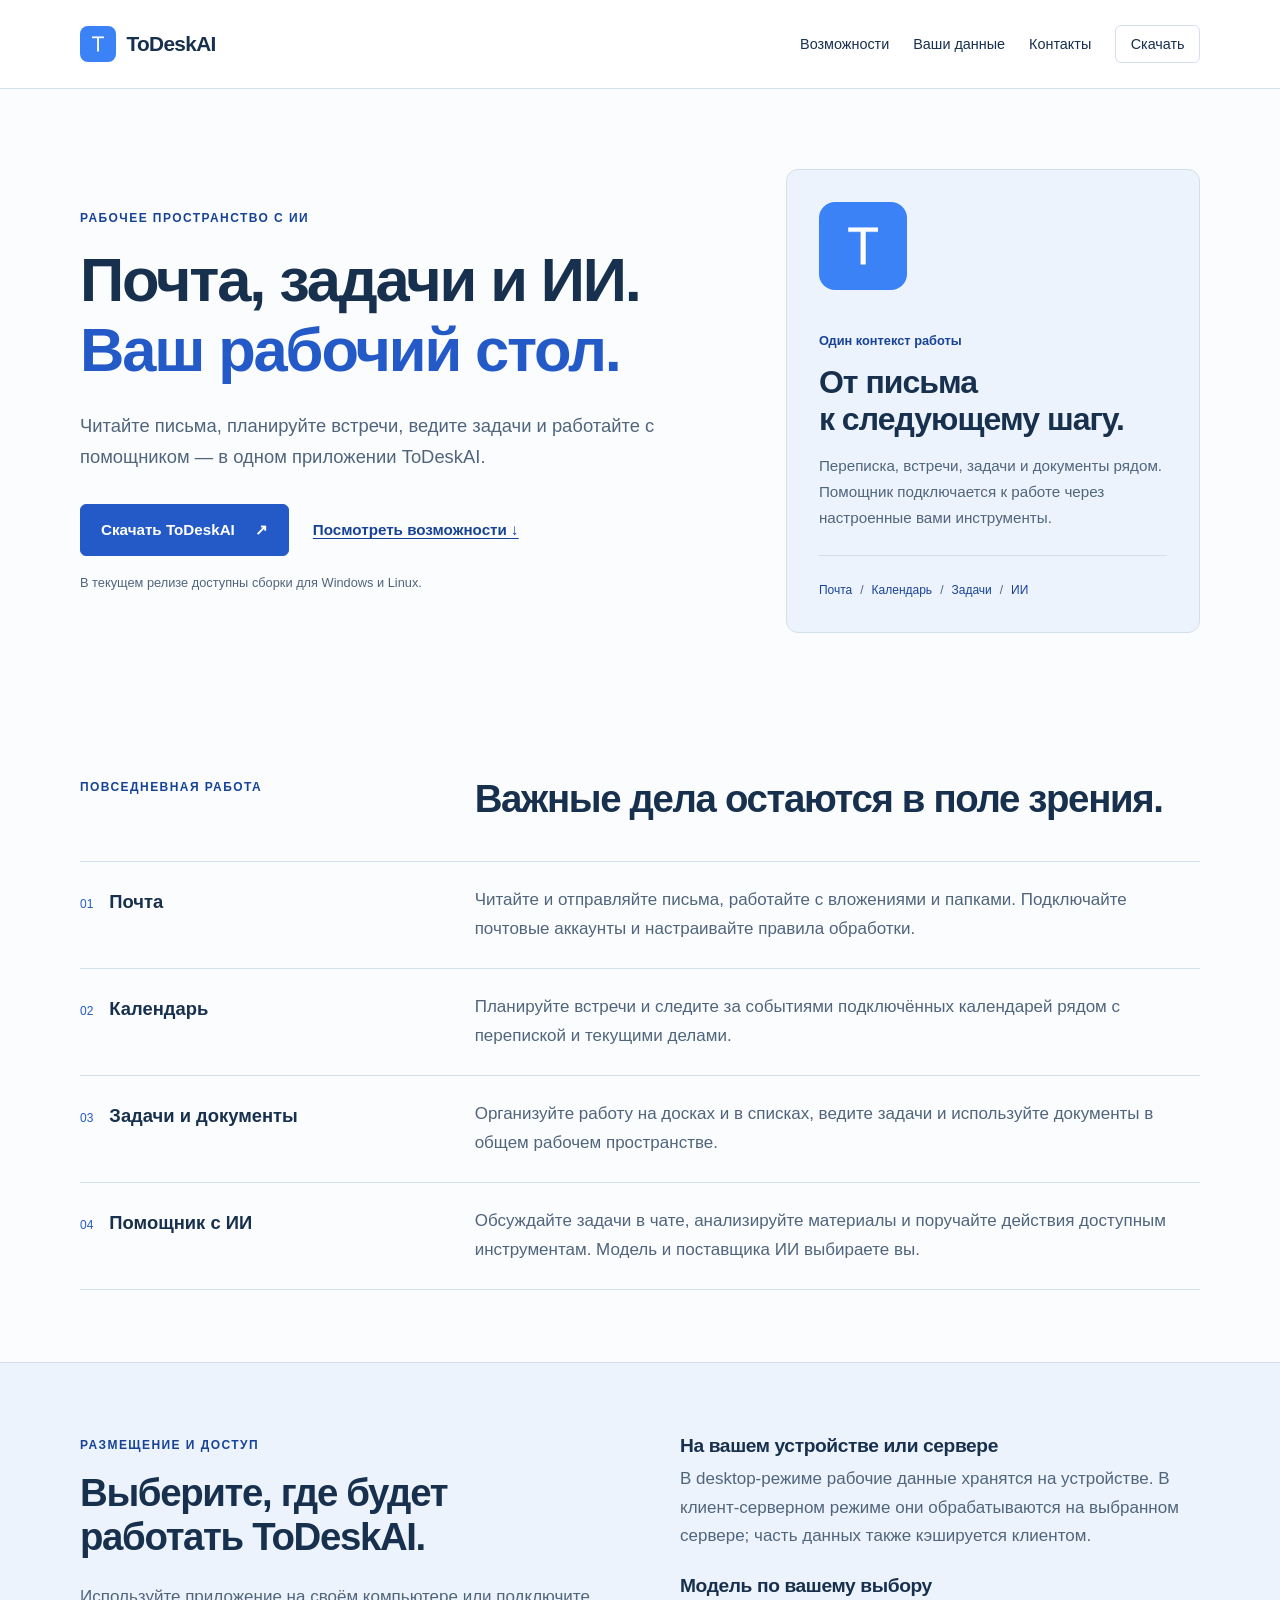
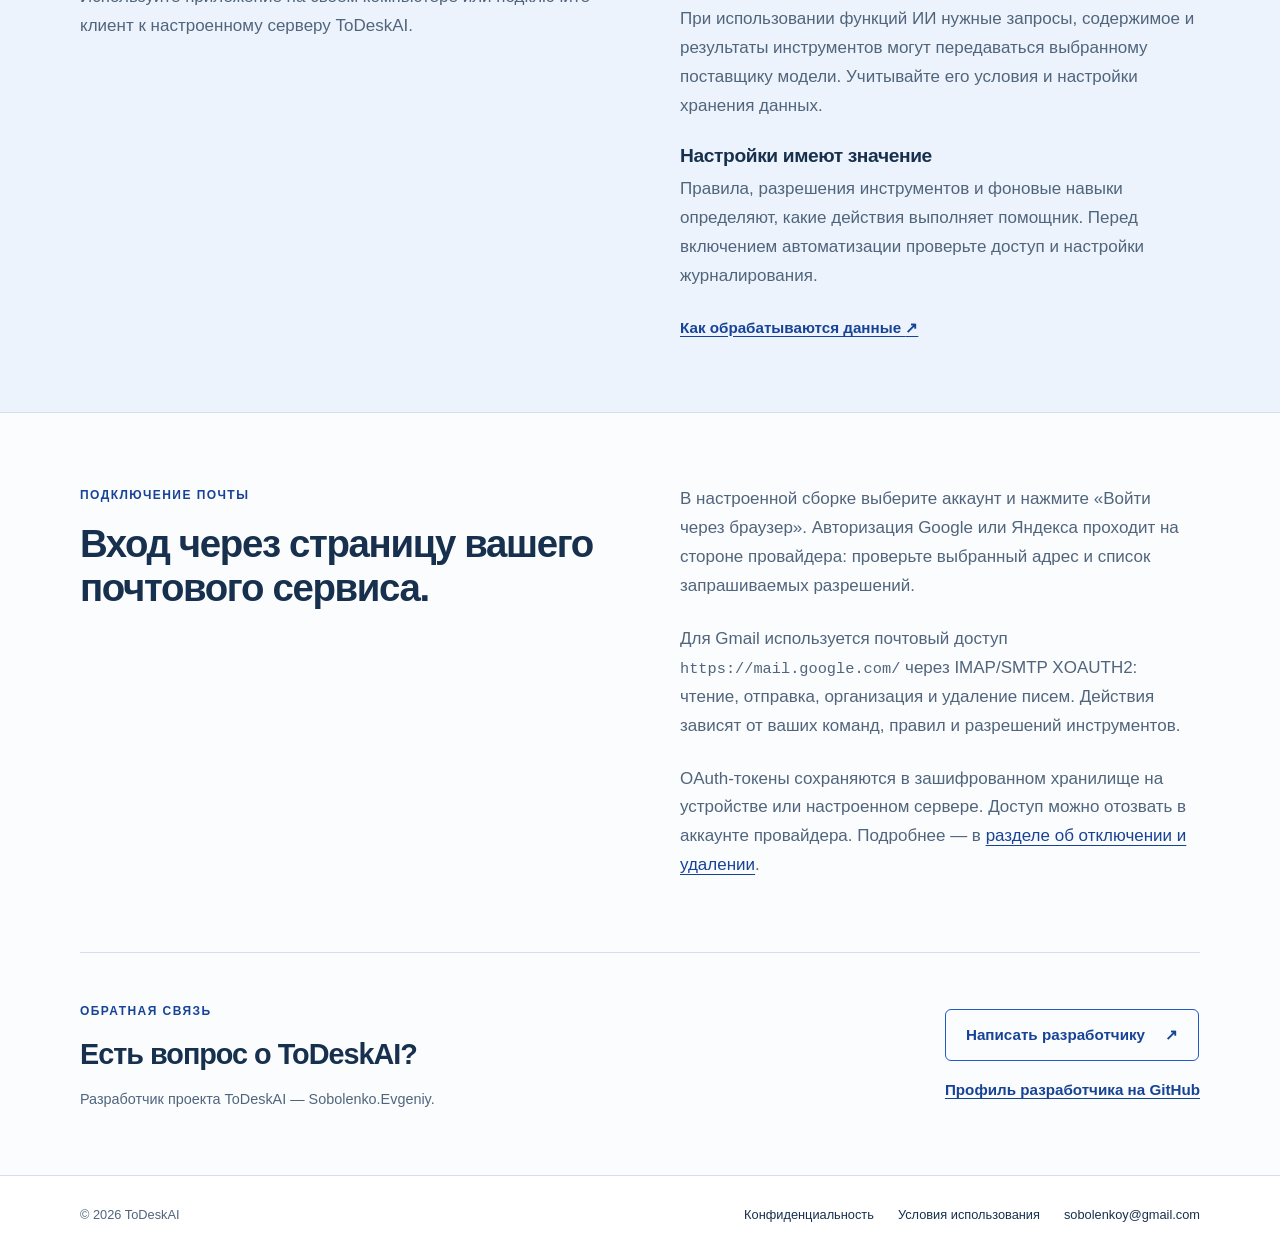
<file: index.html>
<!doctype html>
<html lang="ru">
<head>
  <meta charset="utf-8">
  <meta name="viewport" content="width=device-width, initial-scale=1">
  <meta name="description" content="ToDeskAI — приложение для почты, календаря, задач и работы с ИИ. Выбирайте поставщика моделей и способ размещения данных.">
  <meta name="theme-color" content="#245ac7">
  <meta property="og:title" content="ToDeskAI — почта, задачи и ИИ">
  <meta property="og:description" content="Соберите повседневную работу в одном приложении. Почта, календарь, задачи и помощник с выбранной вами моделью.">
  <meta property="og:type" content="website">
  <meta property="og:url" content="https://sobolenkoe.github.io/">
  <link rel="canonical" href="https://sobolenkoe.github.io/">
  <link rel="icon" type="image/png" href="/assets/icon.png">
  <link rel="stylesheet" href="/assets/style.css">
  <title>ToDeskAI — почта, задачи и ИИ</title>
</head>
<body>
  <a class="skip-link" href="#main">К основному содержимому</a>
  <header class="site-header">
    <div class="container header-inner">
      <a class="brand" href="/" aria-label="ToDeskAI — главная"><img src="/assets/icon.png" width="36" height="36" alt="">ToDeskAI</a>
      <nav aria-label="Основная навигация">
        <a href="#features">Возможности</a>
        <a href="#data">Ваши данные</a>
        <a href="#contact">Контакты</a>
        <a class="nav-download" href="https://github.com/SobolenkoE/todeskai_releases/releases/latest">Скачать</a>
      </nav>
    </div>
  </header>

  <main id="main" tabindex="-1">
    <section class="hero container" aria-labelledby="hero-title">
      <div class="hero-copy">
        <p class="eyebrow">Рабочее пространство с ИИ</p>
        <h1 id="hero-title">Почта, задачи и ИИ.<br><span>Ваш рабочий стол.</span></h1>
        <p class="lead">Читайте письма, планируйте встречи, ведите задачи и работайте с помощником — в одном приложении ToDeskAI.</p>
        <div class="hero-actions">
          <a class="button" href="https://github.com/SobolenkoE/todeskai_releases/releases/latest">Скачать ToDeskAI <span aria-hidden="true">↗</span></a>
          <a class="text-link" href="#features">Посмотреть возможности <span aria-hidden="true">↓</span></a>
        </div>
        <p class="caption">В текущем релизе доступны сборки для Windows и Linux.</p>
      </div>
      <aside class="hero-note" aria-label="Как устроено рабочее пространство">
        <img src="/assets/icon.png" width="112" height="112" alt="" class="hero-icon">
        <p class="note-label">Один контекст работы</p>
        <p class="note-title">От письма<br>к следующему шагу.</p>
        <p>Переписка, встречи, задачи и документы рядом. Помощник подключается к работе через настроенные вами инструменты.</p>
        <div class="note-tags"><span>Почта</span><span>Календарь</span><span>Задачи</span><span>ИИ</span></div>
      </aside>
    </section>

    <section class="section container" id="features" aria-labelledby="features-title">
      <div class="section-heading">
        <p class="eyebrow">Повседневная работа</p>
        <h2 id="features-title">Важные дела остаются в поле зрения.</h2>
      </div>
      <dl class="feature-list">
        <div><dt><span class="feature-number" aria-hidden="true">01</span>Почта</dt><dd>Читайте и отправляйте письма, работайте с вложениями и папками. Подключайте почтовые аккаунты и настраивайте правила обработки.</dd></div>
        <div><dt><span class="feature-number" aria-hidden="true">02</span>Календарь</dt><dd>Планируйте встречи и следите за событиями подключённых календарей рядом с перепиской и текущими делами.</dd></div>
        <div><dt><span class="feature-number" aria-hidden="true">03</span>Задачи и документы</dt><dd>Организуйте работу на досках и в списках, ведите задачи и используйте документы в общем рабочем пространстве.</dd></div>
        <div><dt><span class="feature-number" aria-hidden="true">04</span>Помощник с ИИ</dt><dd>Обсуждайте задачи в чате, анализируйте материалы и поручайте действия доступным инструментам. Модель и поставщика ИИ выбираете вы.</dd></div>
      </dl>
    </section>

    <section class="section section-tint" id="data" aria-labelledby="data-title">
      <div class="container split-section">
        <div>
          <p class="eyebrow">Размещение и доступ</p>
          <h2 id="data-title">Выберите, где будет работать ToDeskAI.</h2>
          <p>Используйте приложение на своём компьютере или подключите клиент к настроенному серверу ToDeskAI.</p>
        </div>
        <div class="detail-stack">
          <div><h3>На вашем устройстве или сервере</h3><p>В desktop-режиме рабочие данные хранятся на устройстве. В клиент-серверном режиме они обрабатываются на выбранном сервере; часть данных также кэшируется клиентом.</p></div>
          <div><h3>Модель по вашему выбору</h3><p>При использовании функций ИИ нужные запросы, содержимое и результаты инструментов могут передаваться выбранному поставщику модели. Учитывайте его условия и настройки хранения данных.</p></div>
          <div><h3>Настройки имеют значение</h3><p>Правила, разрешения инструментов и фоновые навыки определяют, какие действия выполняет помощник. Перед включением автоматизации проверьте доступ и настройки журналирования.</p></div>
          <a class="text-link" href="/privacy/">Как обрабатываются данные <span aria-hidden="true">↗</span></a>
        </div>
      </div>
    </section>

    <section class="section container split-section" aria-labelledby="oauth-title">
      <div>
        <p class="eyebrow">Подключение почты</p>
        <h2 id="oauth-title">Вход через страницу вашего почтового сервиса.</h2>
      </div>
      <div class="detail-stack">
        <p>В настроенной сборке выберите аккаунт и нажмите «Войти через браузер». Авторизация Google или Яндекса проходит на стороне провайдера: проверьте выбранный адрес и список запрашиваемых разрешений.</p>
        <p>Для Gmail используется почтовый доступ <code>https://mail.google.com/</code> через IMAP/SMTP XOAUTH2: чтение, отправка, организация и удаление писем. Действия зависят от ваших команд, правил и разрешений инструментов.</p>
        <p>OAuth-токены сохраняются в зашифрованном хранилище на устройстве или настроенном сервере. Доступ можно отозвать в аккаунте провайдера. Подробнее — в <a href="/privacy/#disconnect">разделе об отключении и удалении</a>.</p>
      </div>
    </section>

    <section class="contact-section container" id="contact" aria-labelledby="contact-title">
      <div><p class="eyebrow">Обратная связь</p><h2 id="contact-title">Есть вопрос о ToDeskAI?</h2><p>Разработчик проекта ToDeskAI — Sobolenko.Evgeniy.</p></div>
      <div class="contact-links"><a class="button button-outline" href="mailto:sobolenkoy@gmail.com">Написать разработчику <span aria-hidden="true">↗</span></a><a class="text-link" href="https://github.com/SobolenkoE">Профиль разработчика на GitHub</a></div>
    </section>
  </main>

  <footer class="site-footer"><div class="container footer-inner"><p>© 2026 ToDeskAI</p><nav aria-label="Документы и контакты"><a href="/privacy/">Конфиденциальность</a><a href="/terms/">Условия использования</a><a href="mailto:sobolenkoy@gmail.com">sobolenkoy@gmail.com</a></nav></div></footer>
</body>
</html>
</file>
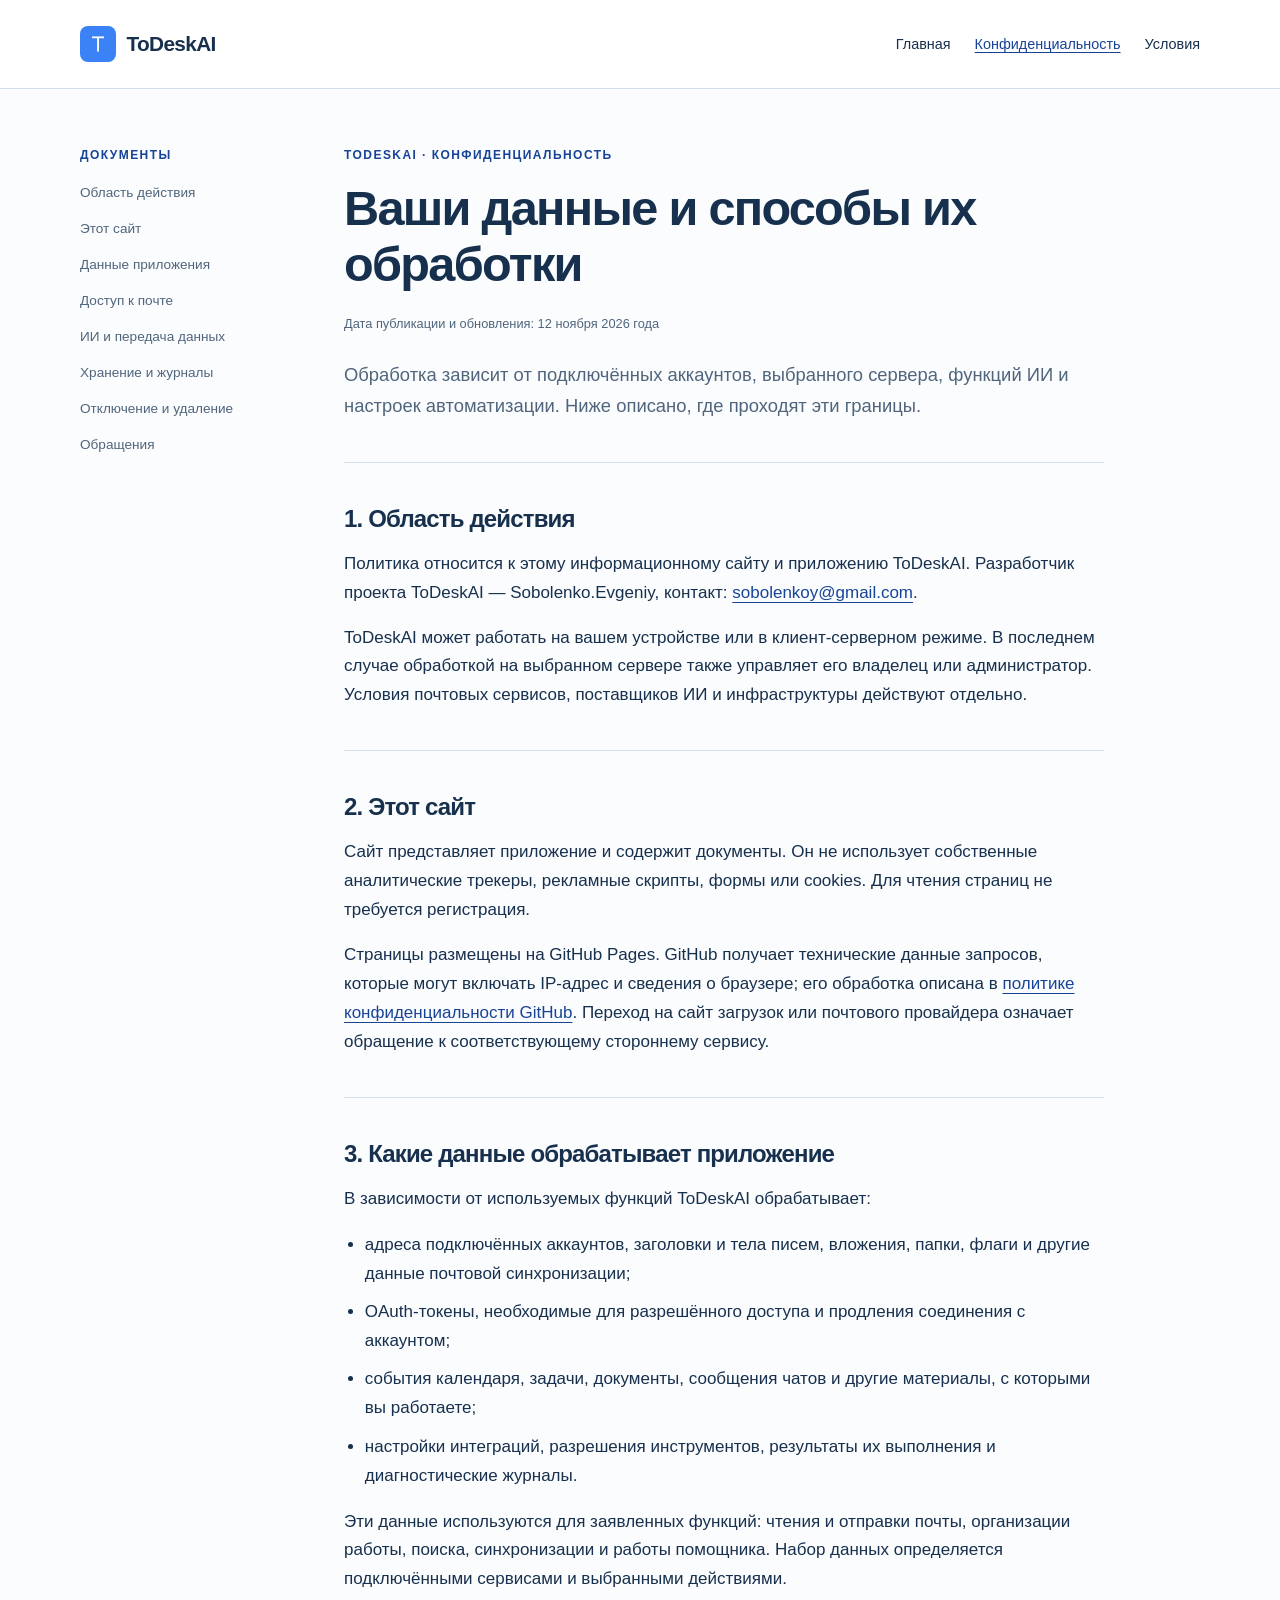
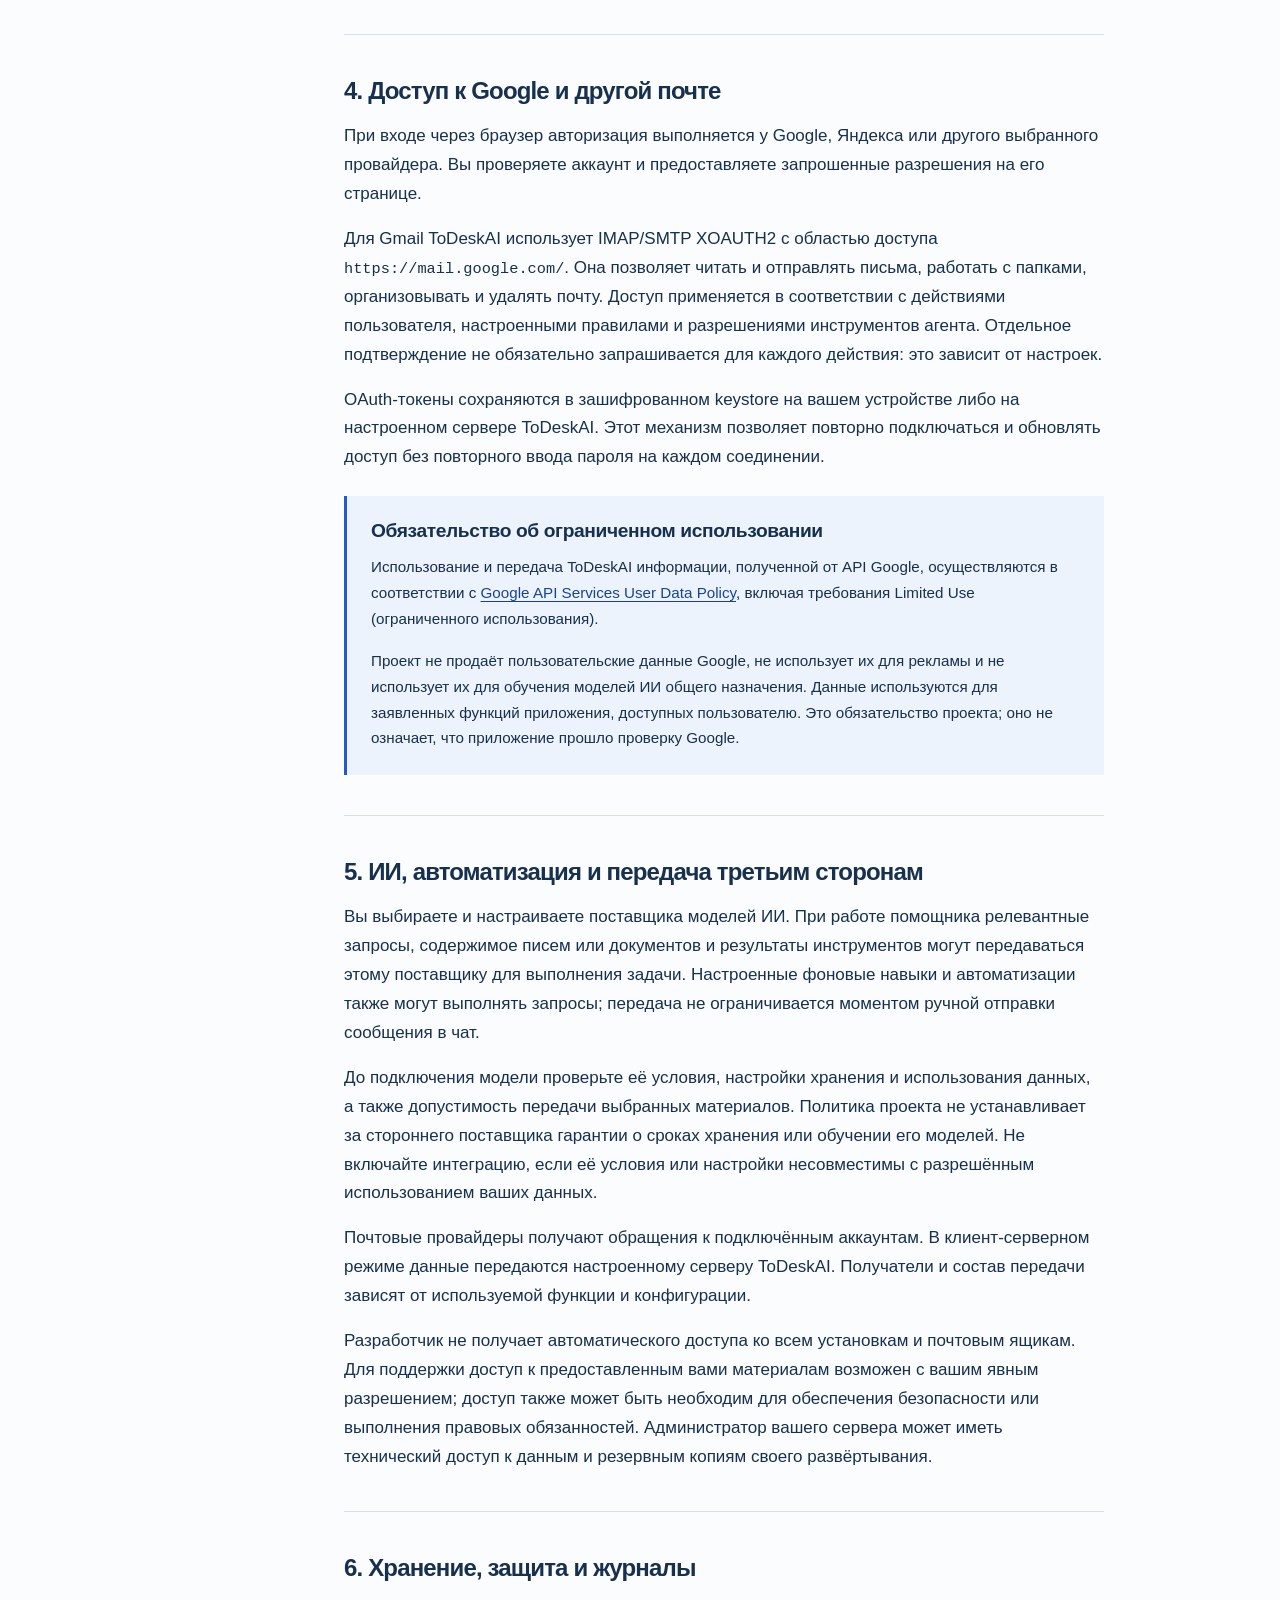
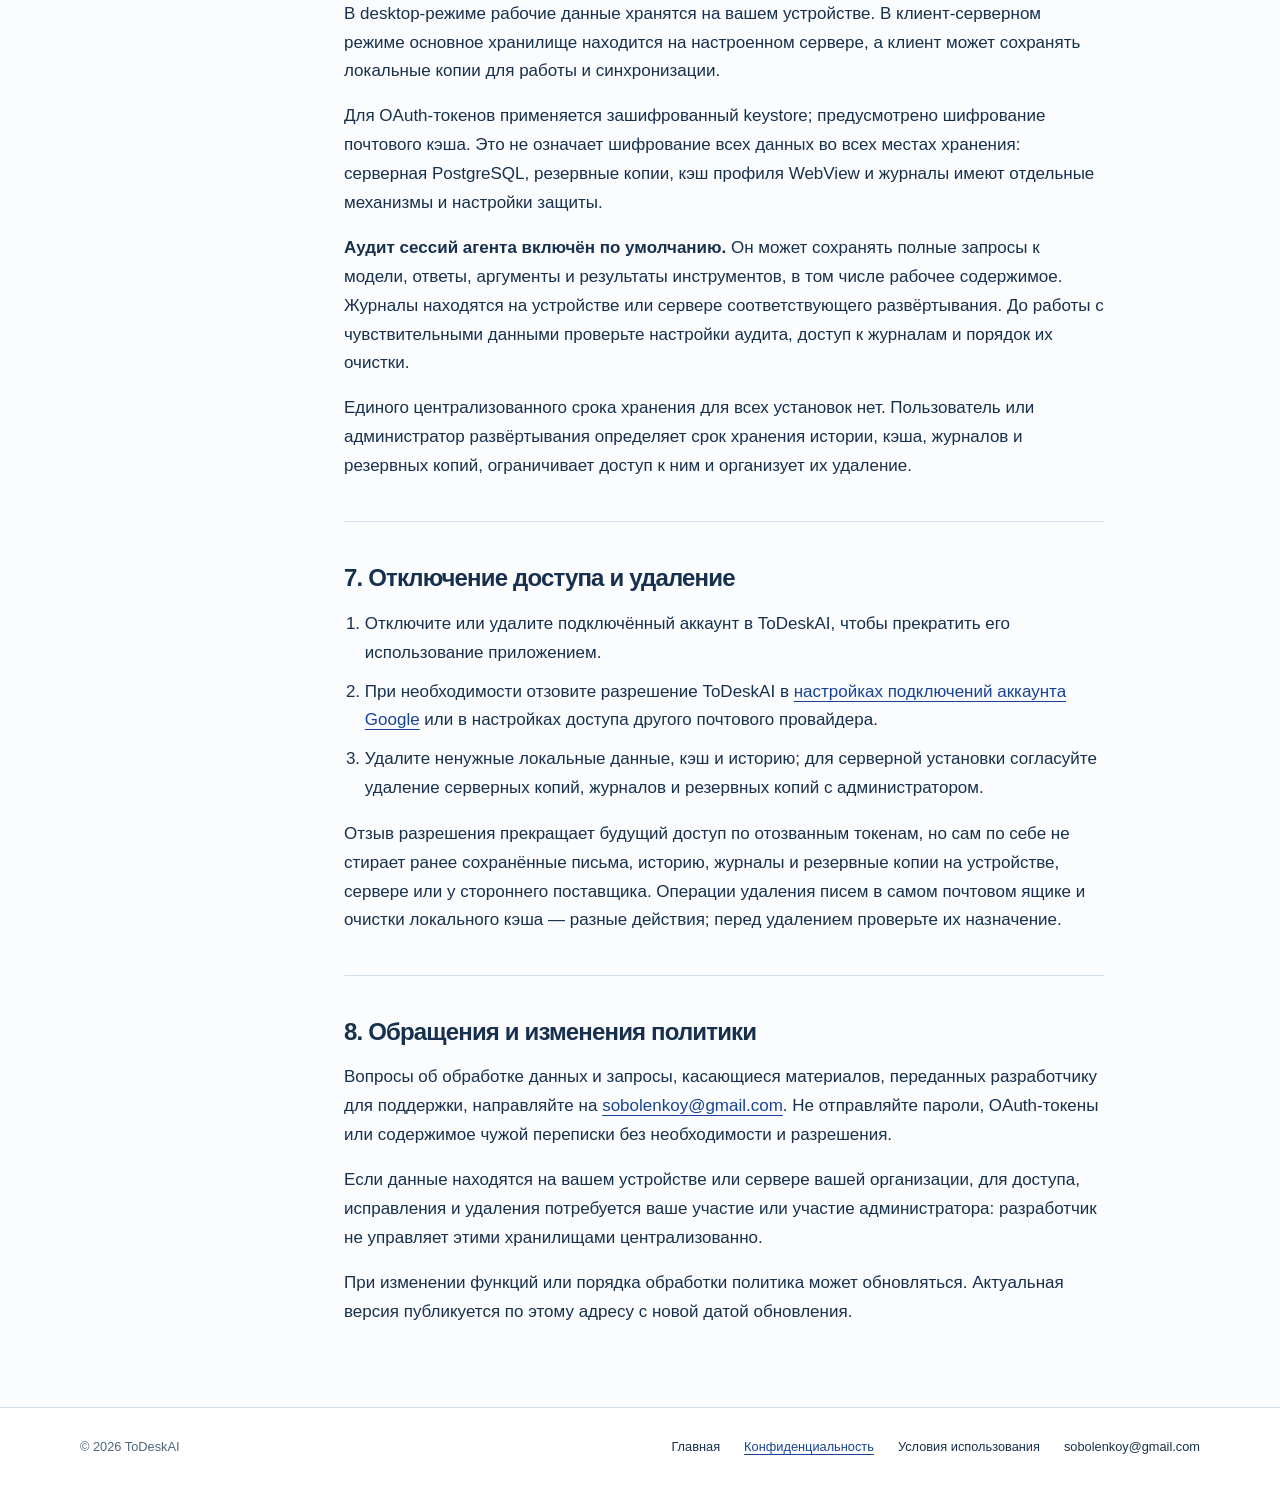
<file: privacy/index.html>
<!doctype html>
<html lang="ru">
<head>
  <meta charset="utf-8">
  <meta name="viewport" content="width=device-width, initial-scale=1">
  <meta name="description" content="Как ToDeskAI обрабатывает почту, OAuth-токены, данные функций ИИ и журналы. Размещение данных, отключение доступа и удаление.">
  <meta name="theme-color" content="#245ac7">
  <link rel="canonical" href="https://sobolenkoe.github.io/privacy/">
  <link rel="icon" type="image/png" href="/assets/icon.png">
  <link rel="stylesheet" href="/assets/style.css">
  <title>Политика конфиденциальности — ToDeskAI</title>
</head>
<body>
  <a class="skip-link" href="#main">К основному содержимому</a>
  <header class="site-header"><div class="container header-inner"><a class="brand" href="/" aria-label="ToDeskAI — главная"><img src="/assets/icon.png" width="36" height="36" alt="">ToDeskAI</a><nav aria-label="Основная навигация"><a href="/">Главная</a><a href="/privacy/" aria-current="page">Конфиденциальность</a><a href="/terms/">Условия</a></nav></div></header>

  <main id="main" tabindex="-1" class="container document-layout">
    <aside class="document-nav" aria-label="Содержание политики">
      <p class="eyebrow">Документы</p>
      <nav aria-label="Разделы политики"><a href="#scope">Область действия</a><a href="#site">Этот сайт</a><a href="#app">Данные приложения</a><a href="#oauth">Доступ к почте</a><a href="#ai">ИИ и передача данных</a><a href="#storage">Хранение и журналы</a><a href="#disconnect">Отключение и удаление</a><a href="#contact">Обращения</a></nav>
    </aside>
    <article class="document">
      <header class="document-heading"><p class="eyebrow">ToDeskAI · Конфиденциальность</p><h1>Ваши данные и способы их обработки</h1><p class="document-date">Дата публикации и обновления: <time datetime="2026-11-12">12 ноября 2026 года</time></p><p class="lead">Обработка зависит от подключённых аккаунтов, выбранного сервера, функций ИИ и настроек автоматизации. Ниже описано, где проходят эти границы.</p></header>

      <section id="scope"><h2>1. Область действия</h2><p>Политика относится к этому информационному сайту и приложению ToDeskAI. Разработчик проекта ToDeskAI — Sobolenko.Evgeniy, контакт: <a href="mailto:sobolenkoy@gmail.com">sobolenkoy@gmail.com</a>.</p><p>ToDeskAI может работать на вашем устройстве или в клиент-серверном режиме. В последнем случае обработкой на выбранном сервере также управляет его владелец или администратор. Условия почтовых сервисов, поставщиков ИИ и инфраструктуры действуют отдельно.</p></section>

      <section id="site"><h2>2. Этот сайт</h2><p>Сайт представляет приложение и содержит документы. Он не использует собственные аналитические трекеры, рекламные скрипты, формы или cookies. Для чтения страниц не требуется регистрация.</p><p>Страницы размещены на GitHub Pages. GitHub получает технические данные запросов, которые могут включать IP-адрес и сведения о браузере; его обработка описана в <a href="https://docs.github.com/en/site-policy/privacy-policies/github-general-privacy-statement">политике конфиденциальности GitHub</a>. Переход на сайт загрузок или почтового провайдера означает обращение к соответствующему стороннему сервису.</p></section>

      <section id="app"><h2>3. Какие данные обрабатывает приложение</h2><p>В зависимости от используемых функций ToDeskAI обрабатывает:</p><ul><li>адреса подключённых аккаунтов, заголовки и тела писем, вложения, папки, флаги и другие данные почтовой синхронизации;</li><li>OAuth-токены, необходимые для разрешённого доступа и продления соединения с аккаунтом;</li><li>события календаря, задачи, документы, сообщения чатов и другие материалы, с которыми вы работаете;</li><li>настройки интеграций, разрешения инструментов, результаты их выполнения и диагностические журналы.</li></ul><p>Эти данные используются для заявленных функций: чтения и отправки почты, организации работы, поиска, синхронизации и работы помощника. Набор данных определяется подключёнными сервисами и выбранными действиями.</p></section>

      <section id="oauth"><h2>4. Доступ к Google и другой почте</h2><p>При входе через браузер авторизация выполняется у Google, Яндекса или другого выбранного провайдера. Вы проверяете аккаунт и предоставляете запрошенные разрешения на его странице.</p><p>Для Gmail ToDeskAI использует IMAP/SMTP XOAUTH2 с областью доступа <code>https://mail.google.com/</code>. Она позволяет читать и отправлять письма, работать с папками, организовывать и удалять почту. Доступ применяется в соответствии с действиями пользователя, настроенными правилами и разрешениями инструментов агента. Отдельное подтверждение не обязательно запрашивается для каждого действия: это зависит от настроек.</p><p>OAuth-токены сохраняются в зашифрованном keystore на вашем устройстве либо на настроенном сервере ToDeskAI. Этот механизм позволяет повторно подключаться и обновлять доступ без повторного ввода пароля на каждом соединении.</p><div class="notice"><h3>Обязательство об ограниченном использовании</h3><p>Использование и передача ToDeskAI информации, полученной от API Google, осуществляются в соответствии с <a href="https://developers.google.com/terms/api-services-user-data-policy">Google API Services User Data Policy</a>, включая требования Limited Use (ограниченного использования).</p><p>Проект не продаёт пользовательские данные Google, не использует их для рекламы и не использует их для обучения моделей ИИ общего назначения. Данные используются для заявленных функций приложения, доступных пользователю. Это обязательство проекта; оно не означает, что приложение прошло проверку Google.</p></div></section>

      <section id="ai"><h2>5. ИИ, автоматизация и передача третьим сторонам</h2><p>Вы выбираете и настраиваете поставщика моделей ИИ. При работе помощника релевантные запросы, содержимое писем или документов и результаты инструментов могут передаваться этому поставщику для выполнения задачи. Настроенные фоновые навыки и автоматизации также могут выполнять запросы; передача не ограничивается моментом ручной отправки сообщения в чат.</p><p>До подключения модели проверьте её условия, настройки хранения и использования данных, а также допустимость передачи выбранных материалов. Политика проекта не устанавливает за стороннего поставщика гарантии о сроках хранения или обучении его моделей. Не включайте интеграцию, если её условия или настройки несовместимы с разрешённым использованием ваших данных.</p><p>Почтовые провайдеры получают обращения к подключённым аккаунтам. В клиент-серверном режиме данные передаются настроенному серверу ToDeskAI. Получатели и состав передачи зависят от используемой функции и конфигурации.</p><p>Разработчик не получает автоматического доступа ко всем установкам и почтовым ящикам. Для поддержки доступ к предоставленным вами материалам возможен с вашим явным разрешением; доступ также может быть необходим для обеспечения безопасности или выполнения правовых обязанностей. Администратор вашего сервера может иметь технический доступ к данным и резервным копиям своего развёртывания.</p></section>

      <section id="storage"><h2>6. Хранение, защита и журналы</h2><p>В desktop-режиме рабочие данные хранятся на вашем устройстве. В клиент-серверном режиме основное хранилище находится на настроенном сервере, а клиент может сохранять локальные копии для работы и синхронизации.</p><p>Для OAuth-токенов применяется зашифрованный keystore; предусмотрено шифрование почтового кэша. Это не означает шифрование всех данных во всех местах хранения: серверная PostgreSQL, резервные копии, кэш профиля WebView и журналы имеют отдельные механизмы и настройки защиты.</p><p><strong>Аудит сессий агента включён по умолчанию.</strong> Он может сохранять полные запросы к модели, ответы, аргументы и результаты инструментов, в том числе рабочее содержимое. Журналы находятся на устройстве или сервере соответствующего развёртывания. До работы с чувствительными данными проверьте настройки аудита, доступ к журналам и порядок их очистки.</p><p>Единого централизованного срока хранения для всех установок нет. Пользователь или администратор развёртывания определяет срок хранения истории, кэша, журналов и резервных копий, ограничивает доступ к ним и организует их удаление.</p></section>

      <section id="disconnect"><h2>7. Отключение доступа и удаление</h2><ol><li>Отключите или удалите подключённый аккаунт в ToDeskAI, чтобы прекратить его использование приложением.</li><li>При необходимости отзовите разрешение ToDeskAI в <a href="https://myaccount.google.com/connections">настройках подключений аккаунта Google</a> или в настройках доступа другого почтового провайдера.</li><li>Удалите ненужные локальные данные, кэш и историю; для серверной установки согласуйте удаление серверных копий, журналов и резервных копий с администратором.</li></ol><p>Отзыв разрешения прекращает будущий доступ по отозванным токенам, но сам по себе не стирает ранее сохранённые письма, историю, журналы и резервные копии на устройстве, сервере или у стороннего поставщика. Операции удаления писем в самом почтовом ящике и очистки локального кэша — разные действия; перед удалением проверьте их назначение.</p></section>

      <section id="contact"><h2>8. Обращения и изменения политики</h2><p>Вопросы об обработке данных и запросы, касающиеся материалов, переданных разработчику для поддержки, направляйте на <a href="mailto:sobolenkoy@gmail.com">sobolenkoy@gmail.com</a>. Не отправляйте пароли, OAuth-токены или содержимое чужой переписки без необходимости и разрешения.</p><p>Если данные находятся на вашем устройстве или сервере вашей организации, для доступа, исправления и удаления потребуется ваше участие или участие администратора: разработчик не управляет этими хранилищами централизованно.</p><p>При изменении функций или порядка обработки политика может обновляться. Актуальная версия публикуется по этому адресу с новой датой обновления.</p></section>
    </article>
  </main>

  <footer class="site-footer"><div class="container footer-inner"><p>© 2026 ToDeskAI</p><nav aria-label="Документы и контакты"><a href="/">Главная</a><a href="/privacy/" aria-current="page">Конфиденциальность</a><a href="/terms/">Условия использования</a><a href="mailto:sobolenkoy@gmail.com">sobolenkoy@gmail.com</a></nav></div></footer>
</body>
</html>
</file>
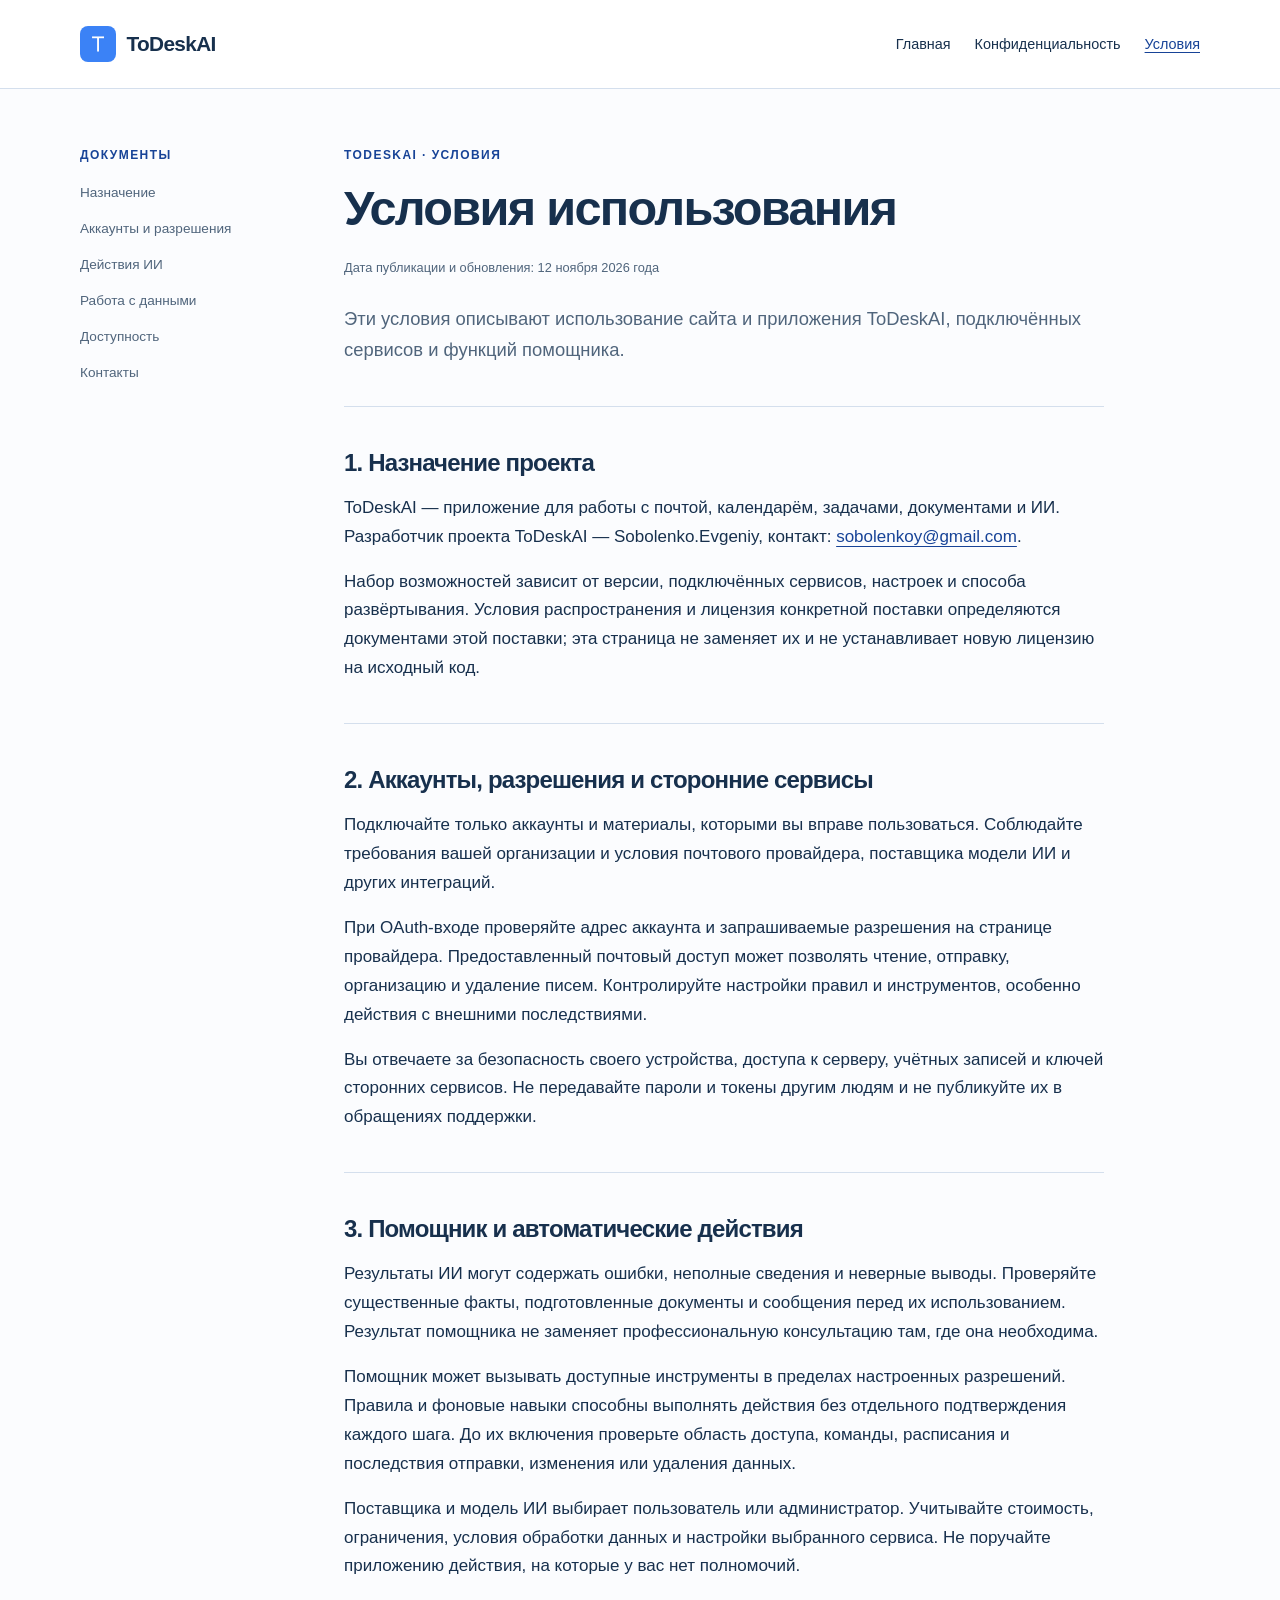
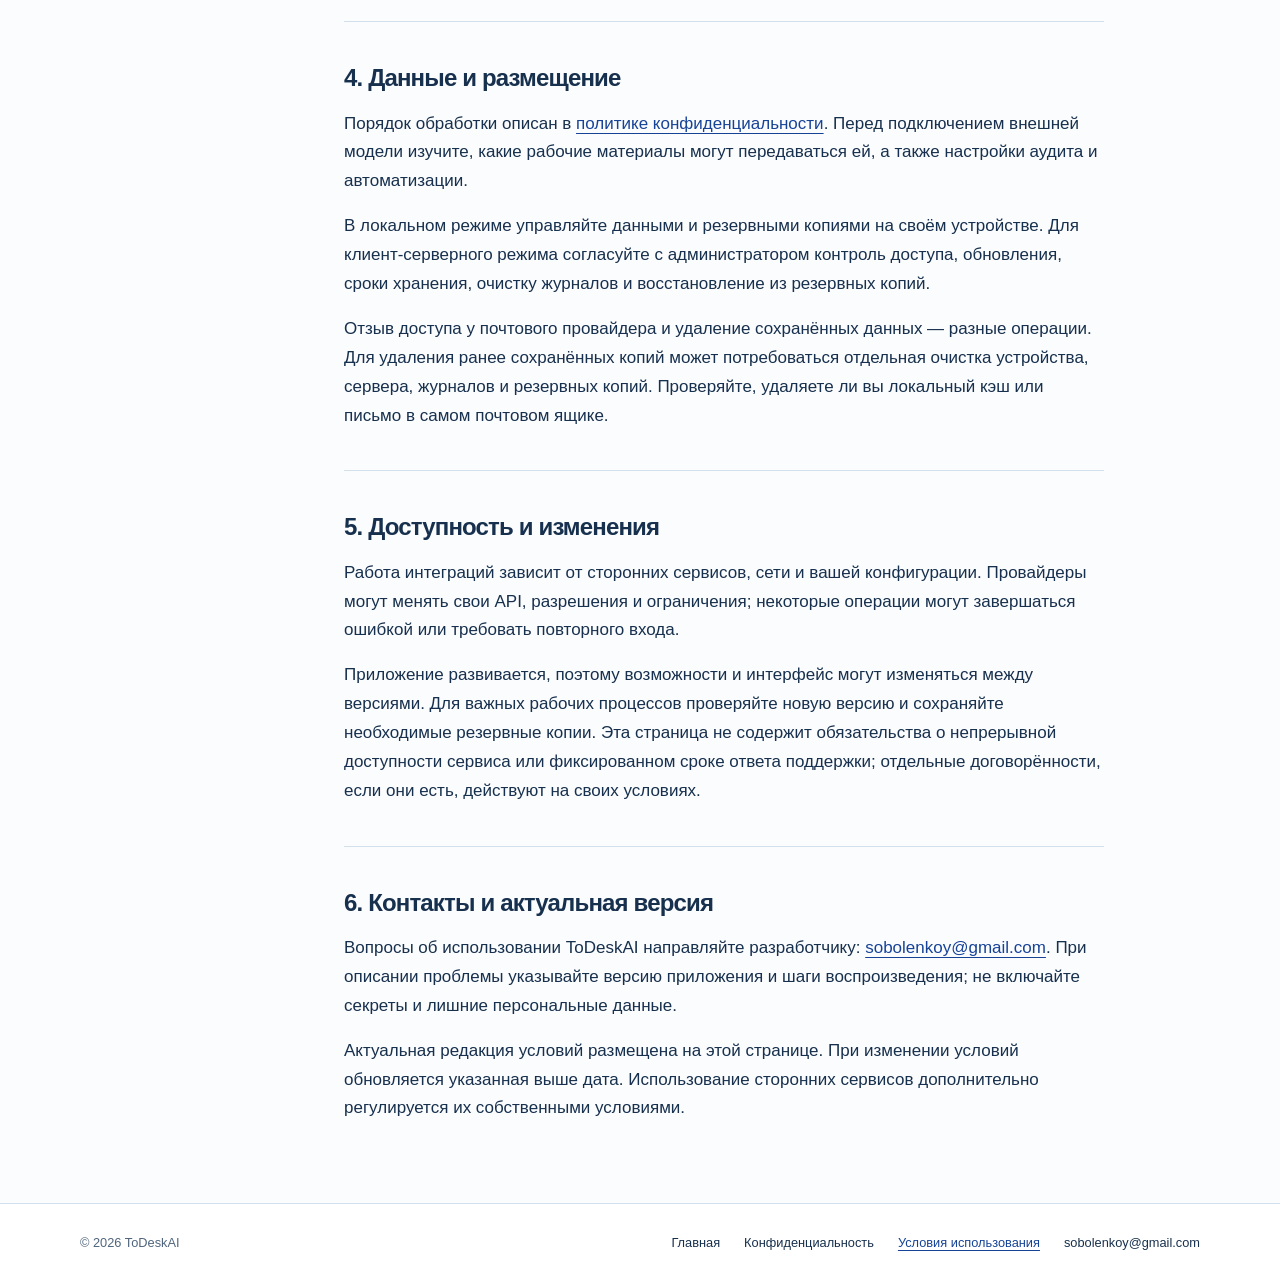
<file: terms/index.html>
<!doctype html>
<html lang="ru">
<head>
  <meta charset="utf-8">
  <meta name="viewport" content="width=device-width, initial-scale=1">
  <meta name="description" content="Условия использования ToDeskAI: аккаунты и интеграции, действия помощника, размещение данных и ответственность пользователя.">
  <meta name="theme-color" content="#245ac7">
  <link rel="canonical" href="https://sobolenkoe.github.io/terms/">
  <link rel="icon" type="image/png" href="/assets/icon.png">
  <link rel="stylesheet" href="/assets/style.css">
  <title>Условия использования — ToDeskAI</title>
</head>
<body>
  <a class="skip-link" href="#main">К основному содержимому</a>
  <header class="site-header"><div class="container header-inner"><a class="brand" href="/" aria-label="ToDeskAI — главная"><img src="/assets/icon.png" width="36" height="36" alt="">ToDeskAI</a><nav aria-label="Основная навигация"><a href="/">Главная</a><a href="/privacy/">Конфиденциальность</a><a href="/terms/" aria-current="page">Условия</a></nav></div></header>

  <main id="main" tabindex="-1" class="container document-layout">
    <aside class="document-nav" aria-label="Содержание условий"><p class="eyebrow">Документы</p><nav aria-label="Разделы условий"><a href="#purpose">Назначение</a><a href="#accounts">Аккаунты и разрешения</a><a href="#ai">Действия ИИ</a><a href="#data">Работа с данными</a><a href="#availability">Доступность</a><a href="#contact">Контакты</a></nav></aside>
    <article class="document">
      <header class="document-heading"><p class="eyebrow">ToDeskAI · Условия</p><h1>Условия использования</h1><p class="document-date">Дата публикации и обновления: <time datetime="2026-11-12">12 ноября 2026 года</time></p><p class="lead">Эти условия описывают использование сайта и приложения ToDeskAI, подключённых сервисов и функций помощника.</p></header>

      <section id="purpose"><h2>1. Назначение проекта</h2><p>ToDeskAI — приложение для работы с почтой, календарём, задачами, документами и ИИ. Разработчик проекта ToDeskAI — Sobolenko.Evgeniy, контакт: <a href="mailto:sobolenkoy@gmail.com">sobolenkoy@gmail.com</a>.</p><p>Набор возможностей зависит от версии, подключённых сервисов, настроек и способа развёртывания. Условия распространения и лицензия конкретной поставки определяются документами этой поставки; эта страница не заменяет их и не устанавливает новую лицензию на исходный код.</p></section>

      <section id="accounts"><h2>2. Аккаунты, разрешения и сторонние сервисы</h2><p>Подключайте только аккаунты и материалы, которыми вы вправе пользоваться. Соблюдайте требования вашей организации и условия почтового провайдера, поставщика модели ИИ и других интеграций.</p><p>При OAuth-входе проверяйте адрес аккаунта и запрашиваемые разрешения на странице провайдера. Предоставленный почтовый доступ может позволять чтение, отправку, организацию и удаление писем. Контролируйте настройки правил и инструментов, особенно действия с внешними последствиями.</p><p>Вы отвечаете за безопасность своего устройства, доступа к серверу, учётных записей и ключей сторонних сервисов. Не передавайте пароли и токены другим людям и не публикуйте их в обращениях поддержки.</p></section>

      <section id="ai"><h2>3. Помощник и автоматические действия</h2><p>Результаты ИИ могут содержать ошибки, неполные сведения и неверные выводы. Проверяйте существенные факты, подготовленные документы и сообщения перед их использованием. Результат помощника не заменяет профессиональную консультацию там, где она необходима.</p><p>Помощник может вызывать доступные инструменты в пределах настроенных разрешений. Правила и фоновые навыки способны выполнять действия без отдельного подтверждения каждого шага. До их включения проверьте область доступа, команды, расписания и последствия отправки, изменения или удаления данных.</p><p>Поставщика и модель ИИ выбирает пользователь или администратор. Учитывайте стоимость, ограничения, условия обработки данных и настройки выбранного сервиса. Не поручайте приложению действия, на которые у вас нет полномочий.</p></section>

      <section id="data"><h2>4. Данные и размещение</h2><p>Порядок обработки описан в <a href="/privacy/">политике конфиденциальности</a>. Перед подключением внешней модели изучите, какие рабочие материалы могут передаваться ей, а также настройки аудита и автоматизации.</p><p>В локальном режиме управляйте данными и резервными копиями на своём устройстве. Для клиент-серверного режима согласуйте с администратором контроль доступа, обновления, сроки хранения, очистку журналов и восстановление из резервных копий.</p><p>Отзыв доступа у почтового провайдера и удаление сохранённых данных — разные операции. Для удаления ранее сохранённых копий может потребоваться отдельная очистка устройства, сервера, журналов и резервных копий. Проверяйте, удаляете ли вы локальный кэш или письмо в самом почтовом ящике.</p></section>

      <section id="availability"><h2>5. Доступность и изменения</h2><p>Работа интеграций зависит от сторонних сервисов, сети и вашей конфигурации. Провайдеры могут менять свои API, разрешения и ограничения; некоторые операции могут завершаться ошибкой или требовать повторного входа.</p><p>Приложение развивается, поэтому возможности и интерфейс могут изменяться между версиями. Для важных рабочих процессов проверяйте новую версию и сохраняйте необходимые резервные копии. Эта страница не содержит обязательства о непрерывной доступности сервиса или фиксированном сроке ответа поддержки; отдельные договорённости, если они есть, действуют на своих условиях.</p></section>

      <section id="contact"><h2>6. Контакты и актуальная версия</h2><p>Вопросы об использовании ToDeskAI направляйте разработчику: <a href="mailto:sobolenkoy@gmail.com">sobolenkoy@gmail.com</a>. При описании проблемы указывайте версию приложения и шаги воспроизведения; не включайте секреты и лишние персональные данные.</p><p>Актуальная редакция условий размещена на этой странице. При изменении условий обновляется указанная выше дата. Использование сторонних сервисов дополнительно регулируется их собственными условиями.</p></section>
    </article>
  </main>

  <footer class="site-footer"><div class="container footer-inner"><p>© 2026 ToDeskAI</p><nav aria-label="Документы и контакты"><a href="/">Главная</a><a href="/privacy/">Конфиденциальность</a><a href="/terms/" aria-current="page">Условия использования</a><a href="mailto:sobolenkoy@gmail.com">sobolenkoy@gmail.com</a></nav></div></footer>
</body>
</html>
</file>
<file: assets/style.css>
:root {
  color-scheme: light;
  --paper: #fbfcfe;
  --surface: #ffffff;
  --tint: #edf3fc;
  --ink: #17304d;
  --muted: #50657c;
  --blue: #245ac7;
  --blue-dark: #174397;
  --line: #d4dfed;
  --focus: #a73a0b;
  --radius: 12px;
}

* { box-sizing: border-box; }
html { scroll-padding-top: 2rem; }
body { margin: 0; background: var(--paper); color: var(--ink); font: 400 17px/1.7 -apple-system, BlinkMacSystemFont, "Segoe UI", sans-serif; }
a { color: var(--blue-dark); text-underline-offset: .22em; text-decoration-thickness: 1px; }
a:hover { text-decoration-thickness: 2px; }
a:focus-visible { outline: 3px solid var(--focus); outline-offset: 5px; border-radius: 2px; }
main:focus { outline: none; }
img { display: block; max-width: 100%; height: auto; }
h1, h2, h3, p, dl { margin: 0; }
h1, h2, h3 { line-height: 1.15; letter-spacing: -.035em; }
h1 { font-size: clamp(2.6rem, 4.8vw, 4rem); font-weight: 700; }
h2 { font-size: clamp(1.8rem, 3vw, 2.6rem); font-weight: 650; }
h3 { font-size: 1.2rem; font-weight: 650; letter-spacing: -.02em; }
p + p { margin-top: 1rem; }
code { font-size: .9em; overflow-wrap: anywhere; }
section[id] { scroll-margin-top: 2rem; }
.container { width: min(1120px, calc(100% - 3rem)); margin-inline: auto; }
.skip-link { position: absolute; z-index: 10; left: 1rem; top: -10rem; padding: .75rem 1rem; background: var(--surface); border: 2px solid var(--blue); }
.skip-link:focus { top: 1rem; }
.site-header { border-bottom: 1px solid var(--line); background: var(--surface); }
.header-inner { min-height: 88px; display: flex; justify-content: space-between; align-items: center; gap: 1.5rem; padding-block: 1rem; }
.brand { display: inline-flex; align-items: center; flex: 0 0 auto; gap: .65rem; color: var(--ink); font-size: 1.3rem; font-weight: 700; text-decoration: none; letter-spacing: -.03em; }
.brand img { border-radius: 8px; width: 36px; height: 36px; }
nav { display: flex; flex-wrap: wrap; align-items: center; gap: .75rem 1.5rem; }
nav a { font-size: .9rem; color: var(--ink); text-decoration: none; }
nav a:hover, nav a[aria-current="page"] { color: var(--blue-dark); text-decoration: underline; }
.nav-download { padding: .35rem .9rem; border: 1px solid var(--line); border-radius: 6px; }
.hero { display: grid; grid-template-columns: minmax(0, 1.55fr) minmax(0, 1fr); gap: 4rem; align-items: center; padding-block: 5rem 4.5rem; }
.eyebrow { color: var(--blue-dark); font-size: .75rem; font-weight: 700; text-transform: uppercase; letter-spacing: .12em; margin-bottom: 1rem; }
.hero h1 span { color: var(--blue); }
.lead { font-size: 1.15rem; line-height: 1.7; color: var(--muted); }
.hero .lead { margin-top: 1.5rem; max-width: 39rem; }
.hero-actions { display: flex; flex-wrap: wrap; gap: 1rem 1.5rem; align-items: center; margin-top: 2rem; }
.button { display: inline-flex; align-items: center; justify-content: center; gap: 1.25rem; min-height: 48px; padding: .75rem 1.25rem; border: 1px solid var(--blue); border-radius: 6px; background: var(--blue); color: white; font-size: .95rem; font-weight: 650; text-decoration: none; }
.button:hover { background: var(--blue-dark); border-color: var(--blue-dark); text-decoration: none; }
.button-outline { background: transparent; color: var(--blue-dark); }
.button-outline:hover { color: white; }
.text-link { font-size: .95rem; font-weight: 600; }
.caption { color: var(--muted); font-size: .8rem; margin-top: 1rem; }
.hero-note { padding: 2rem; background: var(--tint); border: 1px solid var(--line); border-radius: var(--radius); }
.hero-icon { width: 88px; height: 88px; border-radius: 16px; margin-bottom: 2.5rem; }
.note-label { color: var(--blue-dark); font-size: .8rem; font-weight: 600; }
.note-title { font-size: 2rem; line-height: 1.15; font-weight: 650; letter-spacing: -.03em; margin-top: .75rem; }
.hero-note > p:last-of-type { margin-top: 1rem; font-size: .95rem; color: var(--muted); }
.note-tags { display: flex; flex-wrap: wrap; gap: .5rem; padding-top: 1.5rem; margin-top: 1.5rem; border-top: 1px solid var(--line); }
.note-tags span { font-size: .75rem; color: var(--blue-dark); }
.note-tags span + span::before { content: "/"; color: var(--muted); margin-right: .5rem; }
.section { padding-block: 4.5rem; }
.section-heading { display: grid; grid-template-columns: 1fr 2fr; gap: 2rem; margin-bottom: 2.5rem; }
.feature-list > div { display: grid; grid-template-columns: 1fr 2fr; gap: 2rem; padding-block: 1.5rem; border-top: 1px solid var(--line); }
.feature-list > div:last-child { border-bottom: 1px solid var(--line); }
.feature-list dt { display: flex; align-items: baseline; gap: 1rem; font-size: 1.15rem; font-weight: 650; }
.feature-number { color: var(--blue); font-size: .75rem; font-weight: 500; font-variant-numeric: tabular-nums; }
.feature-list dd { margin: 0; color: var(--muted); }
.section-tint { background: var(--tint); border-block: 1px solid var(--line); }
.split-section { display: grid; grid-template-columns: 1fr 1fr; gap: 5rem; }
.split-section h2 + p { color: var(--muted); margin-top: 1.5rem; }
.detail-stack { display: flex; flex-direction: column; gap: 1.5rem; }
.detail-stack p { color: var(--muted); }
.detail-stack p + p { margin-top: 0; }
.detail-stack h3 + p { margin-top: .5rem; }
.contact-section { display: flex; justify-content: space-between; align-items: center; gap: 2rem; padding-block: 3rem 4rem; border-top: 1px solid var(--line); }
.contact-section h2 { font-size: 1.8rem; }
.contact-section p:last-child { color: var(--muted); font-size: .9rem; margin-top: 1rem; }
.contact-links { display: flex; flex-direction: column; align-items: flex-start; gap: 1rem; }
.site-footer { background: var(--surface); border-top: 1px solid var(--line); }
.footer-inner { display: flex; flex-wrap: wrap; align-items: baseline; justify-content: space-between; gap: 1rem 2rem; padding-block: 1.75rem; }
.footer-inner p { font-size: .8rem; color: var(--muted); }
.footer-inner nav a { font-size: .8rem; }
.document-layout { display: grid; grid-template-columns: 200px minmax(0, 1fr); gap: 4rem; padding-block: 3.5rem 5rem; align-items: start; }
.document-nav { position: sticky; top: 2rem; }
.document-nav nav { display: flex; flex-direction: column; align-items: flex-start; gap: .8rem; }
.document-nav a { color: var(--muted); font-size: .85rem; }
.document { max-width: 760px; overflow-wrap: anywhere; }
.document h1 { font-size: clamp(2.2rem, 3.8vw, 3.2rem); }
.document-date { font-size: .8rem; color: var(--muted); margin-top: 1.25rem; }
.document-heading .lead { margin-top: 1.5rem; }
.document section { padding-top: 2.5rem; margin-top: 2.5rem; border-top: 1px solid var(--line); }
.document h2 { font-size: 1.5rem; line-height: 1.3; margin-bottom: 1rem; }
.document ul, .document ol { padding-left: 1.3rem; }
.document li + li { margin-top: .6rem; }
.notice { background: var(--tint); border-left: 3px solid var(--blue); padding: 1.5rem; margin-top: 1.5rem; }
.notice h3 { margin-bottom: .75rem; }
.notice p { font-size: .95rem; }

@media (max-width: 960px) {
  .hero { gap: 2rem; padding-block: 3rem; }
  .hero h1 { font-size: clamp(2.4rem, 5vw, 3.5rem); }
  .split-section { gap: 2.5rem; }
  .document-layout { grid-template-columns: 160px minmax(0, 1fr); gap: 2rem; }
}

@media (max-width: 700px) {
  body { font-size: 16px; }
  .container { width: calc(100% - 2rem); }
  .header-inner { flex-wrap: wrap; gap: 1rem; padding-block: 1rem; }
  .header-inner nav { width: 100%; gap: .65rem 1.15rem; }
  nav a { font-size: .85rem; }
  .hero { grid-template-columns: 1fr; padding-block: 2.5rem; }
  .hero h1 { font-size: clamp(2.3rem, 9vw, 3.2rem); }
  .hero-note { padding: 1.5rem; }
  .hero-icon { width: 64px; height: 64px; margin-bottom: 1.5rem; }
  .note-title { font-size: 1.75rem; }
  .section { padding-block: 3rem; }
  .section-heading, .feature-list > div, .split-section { grid-template-columns: 1fr; gap: 1rem; }
  .section-heading { margin-bottom: 1.75rem; }
  .split-section { gap: 2rem; }
  .feature-list > div { gap: .75rem; padding-block: 1.25rem; }
  .contact-section { flex-direction: column; align-items: flex-start; padding-block: 2.5rem; }
  .document-layout { display: block; padding-block: 2rem 3rem; }
  .document-nav { position: static; padding-bottom: 2rem; margin-bottom: 2rem; border-bottom: 1px solid var(--line); }
  .document-nav nav { flex-direction: row; gap: .75rem 1.25rem; }
  .document h1 { font-size: 2.25rem; }
  .document section { padding-top: 2rem; margin-top: 2rem; }
  .notice { padding: 1.25rem; }
  .footer-inner nav { gap: .75rem 1.25rem; }
}
</file>
